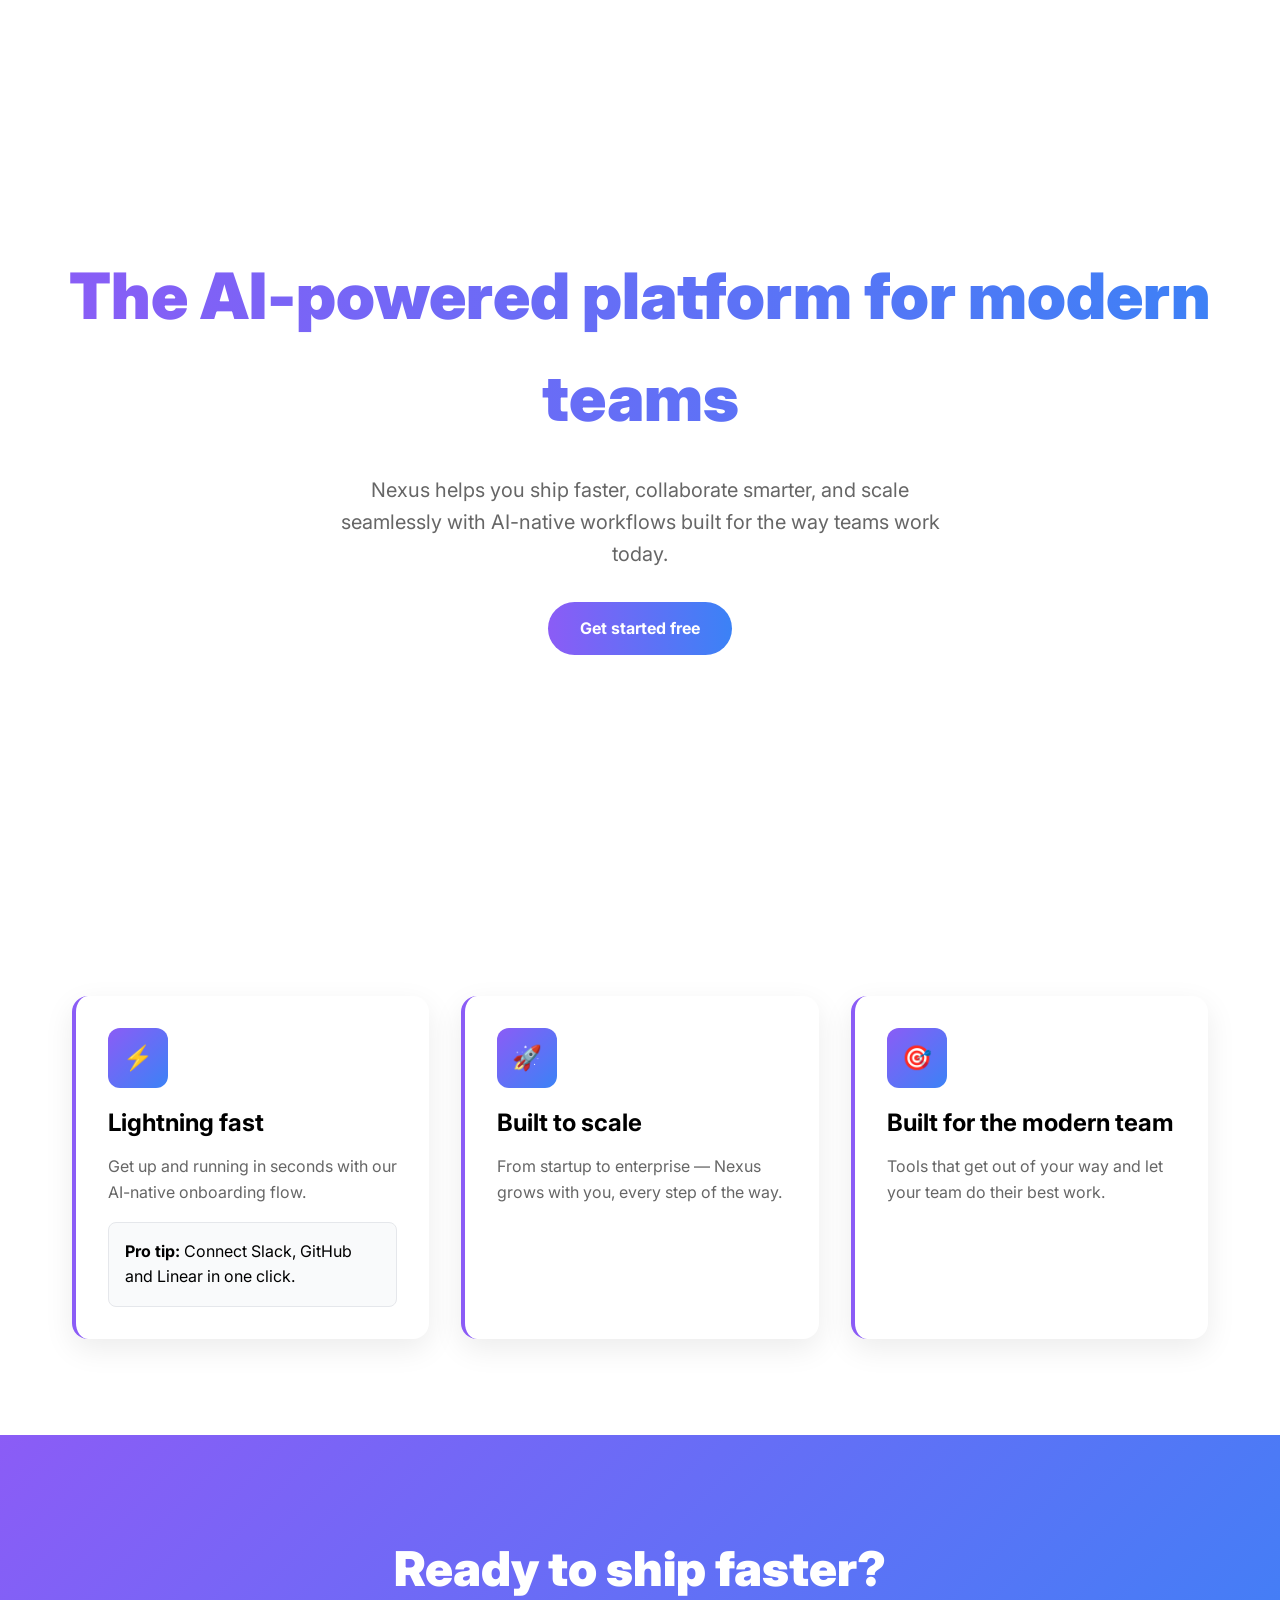
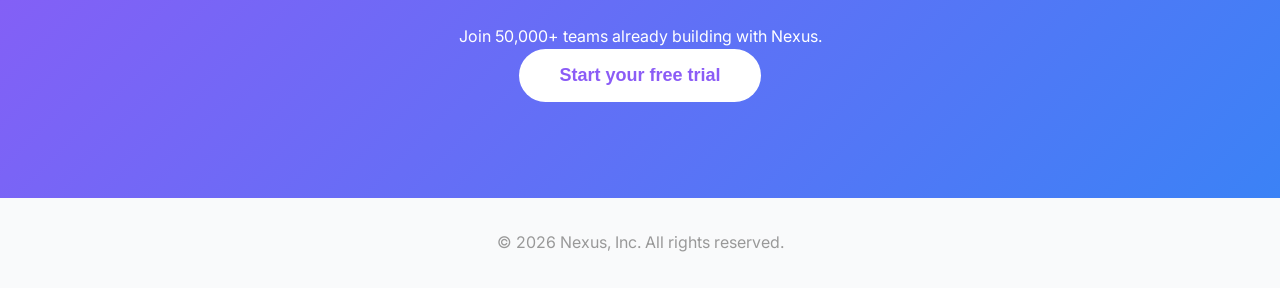
<file: site/_tests/verbs/audit/input.html>
<!doctype html>
<html lang="en">
<head>
  <meta charset="utf-8" />
  <title>Nexus — the AI-powered platform for modern teams</title>
  <link href="https://fonts.googleapis.com/css2?family=Inter:wght@400;500;700;900&display=swap" rel="stylesheet" />
  <style>
    * { box-sizing: border-box; margin: 0; padding: 0; }
    body {
      font-family: 'Inter', sans-serif;
      background: #ffffff;
      color: #000000;
      line-height: 1.6;
    }

    .hero {
      min-height: 100vh;
      display: flex;
      flex-direction: column;
      align-items: center;
      justify-content: center;
      text-align: center;
      padding: 2rem;
    }

    .hero h1 {
      font-size: 4rem;
      font-weight: 900;
      background: linear-gradient(90deg, #8b5cf6 0%, #3b82f6 100%);
      -webkit-background-clip: text;
      background-clip: text;
      -webkit-text-fill-color: transparent;
      margin-bottom: 1.5rem;
    }

    .hero p { font-size: 1.25rem; color: #666; max-width: 600px; margin-bottom: 2rem; }

    .btn {
      display: inline-block;
      padding: 0.875rem 2rem;
      background: linear-gradient(90deg, #8b5cf6, #3b82f6);
      color: #fff;
      border-radius: 9999px;
      text-decoration: none;
      font-weight: 700;
      transition: all 300ms cubic-bezier(0.34, 1.56, 0.64, 1);
    }

    .btn:hover { transform: scale(1.05) translateY(-2px); box-shadow: 0 10px 30px rgba(139,92,246,0.4); }

    .features {
      display: grid;
      grid-template-columns: repeat(3, 1fr);
      gap: 2rem;
      max-width: 1200px;
      margin: 6rem auto;
      padding: 0 2rem;
    }

    .feature-card {
      background: #fff;
      border-radius: 16px;
      padding: 2rem;
      box-shadow: 0 10px 30px rgba(0,0,0,0.08);
      border-left: 4px solid #8b5cf6;
      transition: all 300ms cubic-bezier(0.34, 1.56, 0.64, 1);
    }

    .feature-card:hover { transform: scale(1.05) translateY(-4px); }

    .feature-card .icon-wrap {
      width: 60px;
      height: 60px;
      background: linear-gradient(135deg, #8b5cf6, #3b82f6);
      border-radius: 12px;
      margin-bottom: 1rem;
      display: flex;
      align-items: center;
      justify-content: center;
      font-size: 1.5rem;
      color: #fff;
    }

    .feature-card h3 { font-size: 1.5rem; font-weight: 700; margin-bottom: 0.75rem; }

    .feature-card p { color: #666; }

    .nested-card {
      background: #f9fafb;
      border-radius: 8px;
      padding: 1rem;
      margin-top: 1rem;
      border: 1px solid #e5e7eb;
    }

    .cta {
      background: linear-gradient(135deg, #8b5cf6, #3b82f6);
      color: #fff;
      text-align: center;
      padding: 6rem 2rem;
    }

    .cta h2 { font-size: 3rem; font-weight: 900; margin-bottom: 1rem; }

    .cta button {
      padding: 1rem 2.5rem;
      background: #fff;
      color: #8b5cf6;
      border: none;
      border-radius: 9999px;
      font-weight: 700;
      font-size: 1.125rem;
      cursor: pointer;
      transition: all 300ms cubic-bezier(0.34, 1.56, 0.64, 1);
    }

    .cta button:hover { transform: scale(1.05); }

    footer { background: #f9fafb; padding: 2rem; text-align: center; color: #999; }
  </style>
</head>
<body>
  <section class="hero">
    <h1>The AI-powered platform for modern teams</h1>
    <p>Nexus helps you ship faster, collaborate smarter, and scale seamlessly with AI-native workflows built for the way teams work today.</p>
    <a href="#" class="btn">Get started free</a>
  </section>

  <section class="features">
    <div class="feature-card">
      <div class="icon-wrap">⚡</div>
      <h3>Lightning fast</h3>
      <p>Get up and running in seconds with our AI-native onboarding flow.</p>
      <div class="nested-card">
        <strong>Pro tip:</strong> Connect Slack, GitHub and Linear in one click.
      </div>
    </div>
    <div class="feature-card">
      <div class="icon-wrap">🚀</div>
      <h3>Built to scale</h3>
      <p>From startup to enterprise — Nexus grows with you, every step of the way.</p>
    </div>
    <div class="feature-card">
      <div class="icon-wrap">🎯</div>
      <h3>Built for the modern team</h3>
      <p>Tools that get out of your way and let your team do their best work.</p>
    </div>
  </section>

  <section class="cta">
    <h2>Ready to ship faster?</h2>
    <p>Join 50,000+ teams already building with Nexus.</p>
    <button>Start your free trial</button>
  </section>

  <footer>
    <p>© 2026 Nexus, Inc. All rights reserved.</p>
  </footer>
</body>
</html>
</file>
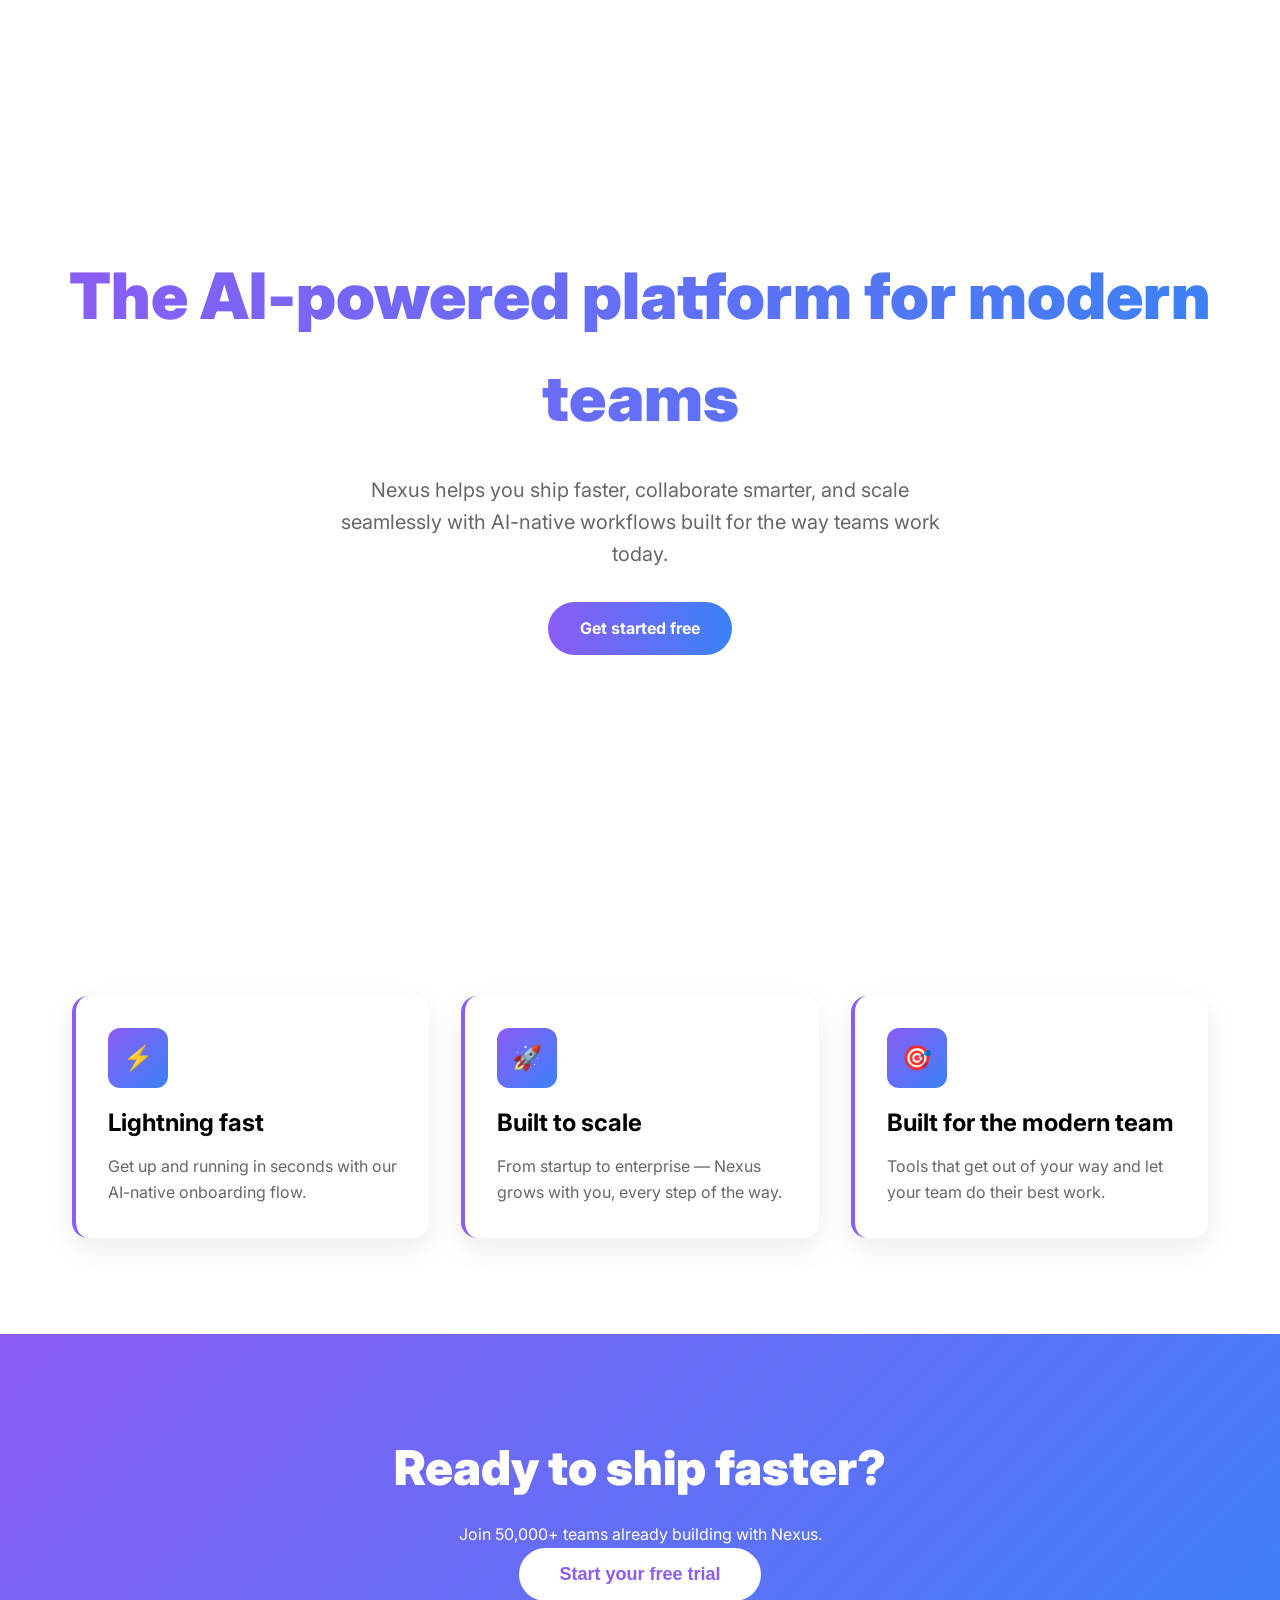
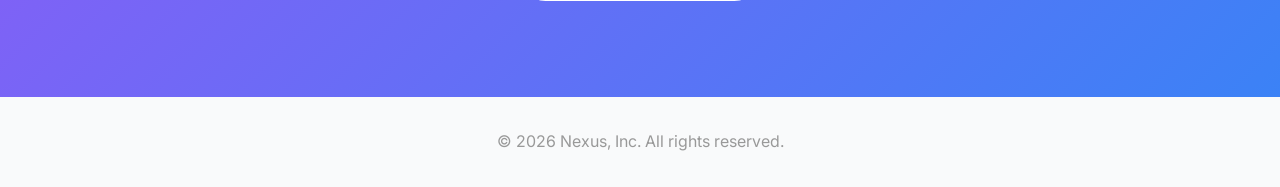
<file: site/_tests/verbs/redesign/input.html>
<!doctype html>
<html lang="en">
<head>
  <meta charset="utf-8" />
  <title>Nexus — the AI-powered platform for modern teams</title>
  <link href="https://fonts.googleapis.com/css2?family=Inter:wght@400;500;700;900&display=swap" rel="stylesheet" />
  <style>
    * { box-sizing: border-box; margin: 0; padding: 0; }
    body { font-family: 'Inter', sans-serif; background: #fff; color: #000; line-height: 1.6; }
    .hero { min-height: 100vh; display: flex; flex-direction: column; align-items: center; justify-content: center; text-align: center; padding: 2rem; }
    .hero h1 { font-size: 4rem; font-weight: 900; background: linear-gradient(90deg, #8b5cf6, #3b82f6); -webkit-background-clip: text; -webkit-text-fill-color: transparent; margin-bottom: 1.5rem; }
    .hero p { font-size: 1.25rem; color: #666; max-width: 600px; margin-bottom: 2rem; }
    .btn { display: inline-block; padding: 0.875rem 2rem; background: linear-gradient(90deg, #8b5cf6, #3b82f6); color: #fff; border-radius: 9999px; text-decoration: none; font-weight: 700; transition: all 300ms cubic-bezier(0.34, 1.56, 0.64, 1); }
    .btn:hover { transform: scale(1.05) translateY(-2px); }
    .features { display: grid; grid-template-columns: repeat(3, 1fr); gap: 2rem; max-width: 1200px; margin: 6rem auto; padding: 0 2rem; }
    .feature-card { background: #fff; border-radius: 16px; padding: 2rem; box-shadow: 0 10px 30px rgba(0,0,0,0.08); border-left: 4px solid #8b5cf6; transition: all 300ms cubic-bezier(0.34, 1.56, 0.64, 1); }
    .feature-card:hover { transform: scale(1.05) translateY(-4px); }
    .feature-card .icon-wrap { width: 60px; height: 60px; background: linear-gradient(135deg, #8b5cf6, #3b82f6); border-radius: 12px; margin-bottom: 1rem; display: flex; align-items: center; justify-content: center; font-size: 1.5rem; color: #fff; }
    .feature-card h3 { font-size: 1.5rem; font-weight: 700; margin-bottom: 0.75rem; }
    .feature-card p { color: #666; }
    .cta { background: linear-gradient(135deg, #8b5cf6, #3b82f6); color: #fff; text-align: center; padding: 6rem 2rem; }
    .cta h2 { font-size: 3rem; font-weight: 900; margin-bottom: 1rem; }
    .cta button { padding: 1rem 2.5rem; background: #fff; color: #8b5cf6; border: none; border-radius: 9999px; font-weight: 700; font-size: 1.125rem; cursor: pointer; transition: all 300ms cubic-bezier(0.34, 1.56, 0.64, 1); }
    .cta button:hover { transform: scale(1.05); }
    footer { background: #f9fafb; padding: 2rem; text-align: center; color: #999; }
  </style>
</head>
<body>
  <section class="hero">
    <h1>The AI-powered platform for modern teams</h1>
    <p>Nexus helps you ship faster, collaborate smarter, and scale seamlessly with AI-native workflows built for the way teams work today.</p>
    <a href="#" class="btn">Get started free</a>
  </section>

  <section class="features">
    <div class="feature-card">
      <div class="icon-wrap">⚡</div>
      <h3>Lightning fast</h3>
      <p>Get up and running in seconds with our AI-native onboarding flow.</p>
    </div>
    <div class="feature-card">
      <div class="icon-wrap">🚀</div>
      <h3>Built to scale</h3>
      <p>From startup to enterprise — Nexus grows with you, every step of the way.</p>
    </div>
    <div class="feature-card">
      <div class="icon-wrap">🎯</div>
      <h3>Built for the modern team</h3>
      <p>Tools that get out of your way and let your team do their best work.</p>
    </div>
  </section>

  <section class="cta">
    <h2>Ready to ship faster?</h2>
    <p>Join 50,000+ teams already building with Nexus.</p>
    <button>Start your free trial</button>
  </section>

  <footer>
    <p>© 2026 Nexus, Inc. All rights reserved.</p>
  </footer>
</body>
</html>
</file>
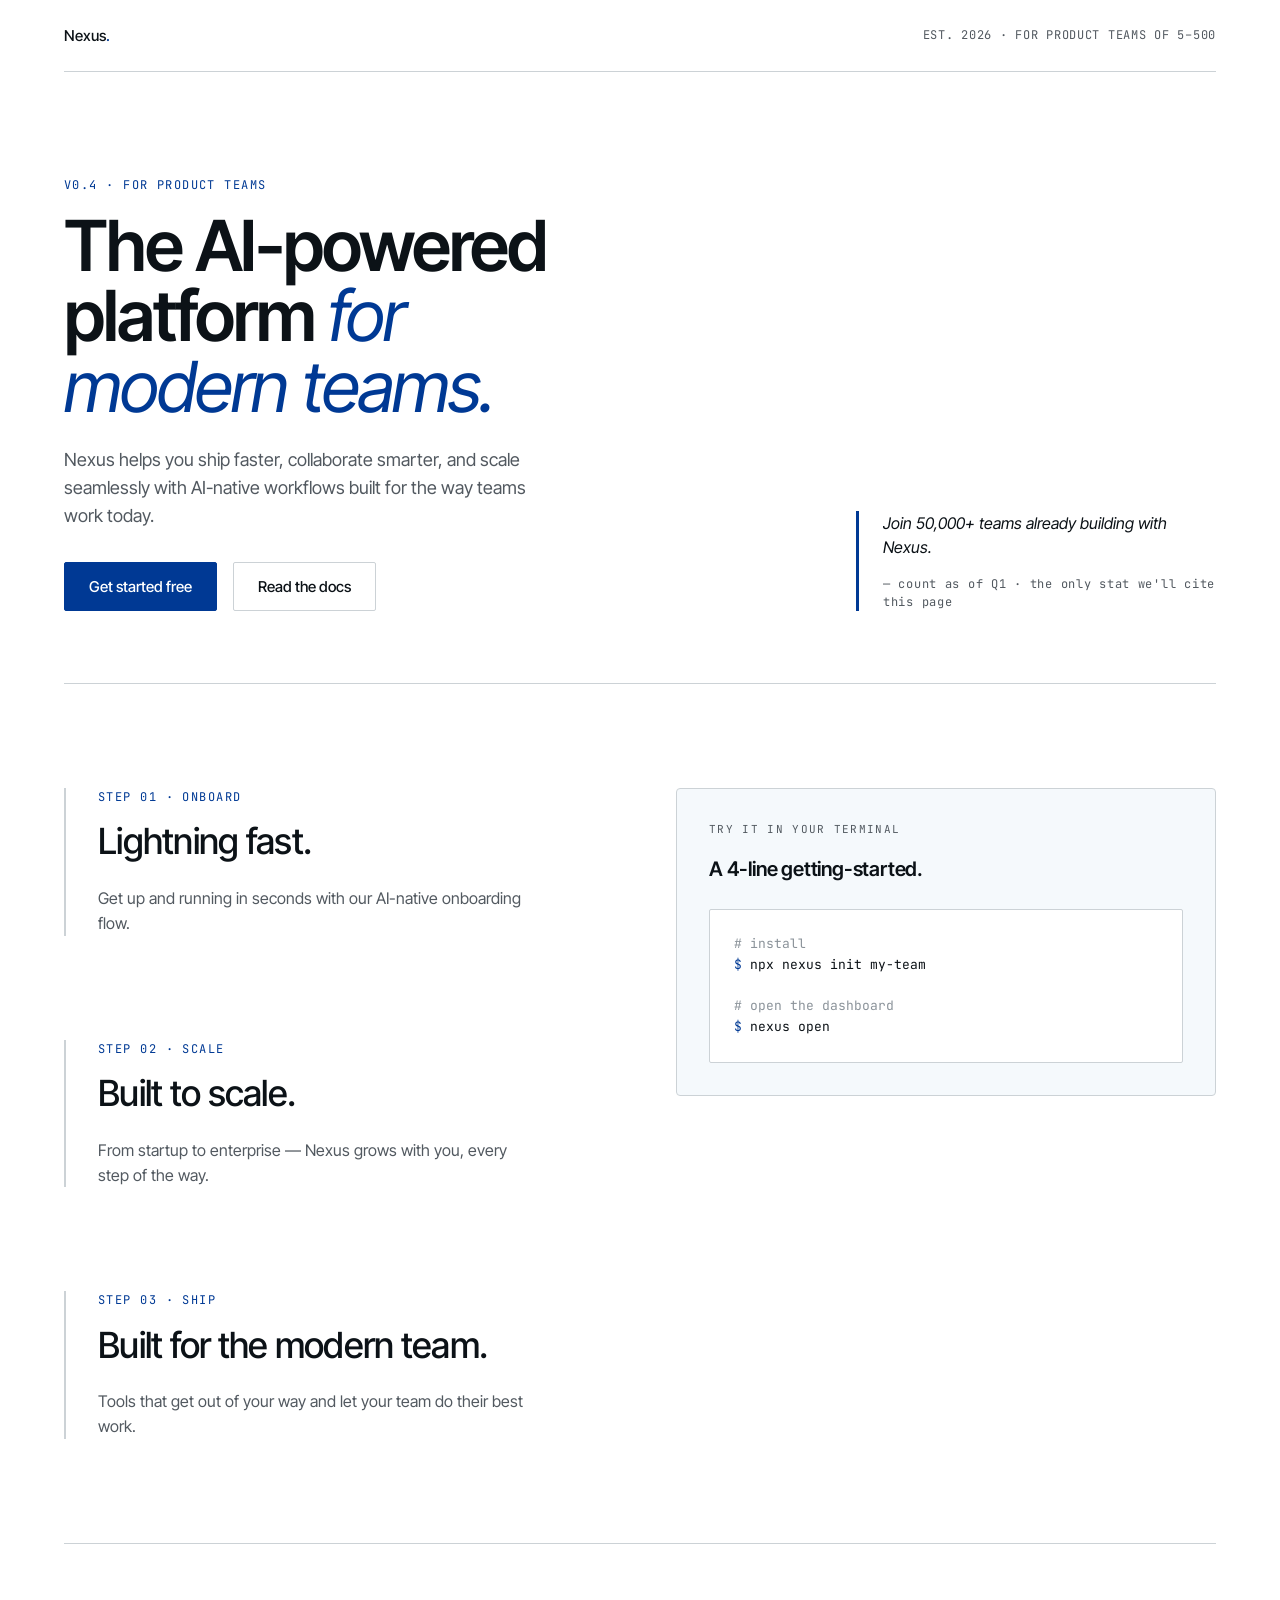
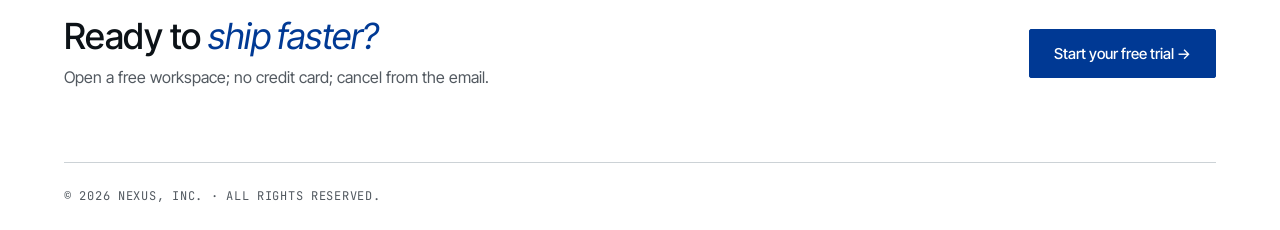
<file: site/_tests/verbs/redesign/output.html>
<!doctype html>
<html lang="en">
<head>
  <meta charset="utf-8" />
  <meta name="viewport" content="width=device-width, initial-scale=1" />
  <title>Nexus — the AI-powered platform for modern teams</title>
  <link rel="preconnect" href="https://fonts.googleapis.com" />
  <link rel="preconnect" href="https://fonts.gstatic.com" crossorigin />
  <link rel="stylesheet" href="https://fonts.googleapis.com/css2?family=Inter+Tight:ital,wght@0,400;0,500;0,600;1,400&family=JetBrains+Mono:wght@400;500&display=swap" />
  <style>
    /* Hallmark · macrostructure: Workbench · F2 sticky-scroll knobs: pinned=right, content=feature-card, steps=3
     * theme: Plain · accent: deep-ink-blue ~2% · enrichment: none (typography only)
     * studied: no · context: redesign — copy & IA preserved, structure & visual rebuilt
     */
    :root {
      --color-paper: oklch(100% 0 0);
      --color-paper-2: oklch(98% 0.005 240);
      --color-paper-3: oklch(95% 0.006 240);
      --color-rule: oklch(86% 0.008 240);
      --color-ink: oklch(18% 0.014 245);
      --color-ink-soft: oklch(46% 0.014 245);
      --color-ink-muted: oklch(66% 0.014 245);
      --color-accent: oklch(36% 0.18 248);

      --font-display: "Inter Tight", -apple-system, BlinkMacSystemFont, "Segoe UI", sans-serif;
      --font-body: "Inter Tight", -apple-system, BlinkMacSystemFont, "Segoe UI", sans-serif;
      --font-mono: "JetBrains Mono", "IBM Plex Mono", ui-monospace, SFMono-Regular, monospace;

      --space-2xs: 0.5rem;
      --space-xs: 0.75rem;
      --space-sm: 1rem;
      --space-md: 1.5rem;
      --space-lg: 2rem;
      --space-xl: 3rem;
      --space-2xl: 4.5rem;
      --space-3xl: 6.5rem;

      --ease-out: cubic-bezier(0.2, 0.8, 0.2, 1);
      --dur-micro: 120ms;
    }

    * { box-sizing: border-box; margin: 0; padding: 0; }
    html, body { overflow-x: clip; }
    body {
      font-family: var(--font-body);
      background: var(--color-paper);
      color: var(--color-ink);
      line-height: 1.55;
      -webkit-font-smoothing: antialiased;
    }

    .page { max-width: 76rem; margin: 0 auto; padding: 0 var(--space-lg); }

    /* Masthead */
    .masthead {
      display: flex;
      justify-content: space-between;
      align-items: center;
      padding: var(--space-md) 0;
      border-block-end: 1px solid var(--color-rule);
      font-family: var(--font-mono);
      font-size: 0.75rem;
      letter-spacing: 0.06em;
      text-transform: uppercase;
      color: var(--color-ink-soft);
    }
    .masthead__brand { color: var(--color-ink); font-weight: 500; text-transform: none; font-size: 0.9375rem; font-family: var(--font-display); letter-spacing: 0; }
    .masthead__brand .dot { color: var(--color-accent); }

    /* Hero — left-bias, no centering, no gradient */
    .hero {
      padding: var(--space-3xl) 0 var(--space-2xl);
      display: grid;
      grid-template-columns: minmax(0, 2fr) minmax(0, 1fr);
      gap: var(--space-2xl);
      align-items: end;
      border-block-end: 1px solid var(--color-rule);
    }

    .hero__copy { max-width: 32rem; }

    .hero__eyebrow {
      font-family: var(--font-mono);
      font-size: 0.75rem;
      letter-spacing: 0.12em;
      text-transform: uppercase;
      color: var(--color-accent);
      margin-block-end: var(--space-sm);
    }

    .hero__head {
      font-family: var(--font-display);
      font-size: clamp(2.5rem, 5.5vw, 4.5rem);
      font-weight: 600;
      line-height: 1;
      letter-spacing: -0.03em;
      margin-block-end: var(--space-md);
      color: var(--color-ink);
    }

    .hero__head em {
      font-style: italic;
      color: var(--color-accent);
      font-weight: 400;
    }

    .hero__sub {
      font-size: 1.125rem;
      line-height: 1.55;
      color: var(--color-ink-soft);
      max-width: 50ch;
      margin-block-end: var(--space-lg);
    }

    .hero__cta { display: flex; gap: var(--space-sm); flex-wrap: wrap; }

    .btn {
      display: inline-flex;
      align-items: center;
      gap: 0.5ch;
      padding: var(--space-sm) var(--space-md);
      font-family: var(--font-display);
      font-size: 0.9375rem;
      font-weight: 500;
      text-decoration: none;
      border: 1px solid var(--color-rule);
      background: transparent;
      color: var(--color-ink);
      cursor: pointer;
      line-height: 1;
      border-radius: 2px;
      transition: background var(--dur-micro) var(--ease-out),
                  border-color var(--dur-micro) var(--ease-out),
                  color var(--dur-micro) var(--ease-out);
    }

    .btn--primary { background: var(--color-accent); color: var(--color-paper); border-color: var(--color-accent); }
    .btn--primary:hover, .btn--primary:focus-visible { background: var(--color-ink); border-color: var(--color-ink); }
    .btn:hover, .btn:focus-visible { border-color: var(--color-accent); color: var(--color-accent); }
    .btn--primary:hover, .btn--primary:focus-visible { color: var(--color-paper); }
    .btn:focus-visible { outline: 2px solid var(--color-accent); outline-offset: 3px; }

    .hero__pull {
      border-inline-start: 3px solid var(--color-accent);
      padding-inline-start: var(--space-md);
      font-family: var(--font-display);
      font-style: italic;
      font-size: 1rem;
      line-height: 1.5;
      color: var(--color-ink);
    }

    .hero__pull-attr {
      display: block;
      font-style: normal;
      font-family: var(--font-mono);
      font-size: 0.75rem;
      letter-spacing: 0.06em;
      color: var(--color-ink-soft);
      margin-block-start: var(--space-sm);
    }

    /* Workbench */
    .workbench {
      padding: var(--space-3xl) 0;
      display: grid;
      grid-template-columns: minmax(0, 1fr) minmax(0, 1fr);
      gap: var(--space-2xl);
      border-block-end: 1px solid var(--color-rule);
    }

    .steps { display: grid; gap: var(--space-3xl); }

    .step {
      border-inline-start: 2px solid var(--color-rule);
      padding-inline-start: var(--space-lg);
      transition: border-color var(--dur-micro) var(--ease-out);
    }
    .step:hover, .step:focus-within { border-inline-start-color: var(--color-accent); }

    .step__num {
      font-family: var(--font-mono);
      font-size: 0.75rem;
      letter-spacing: 0.12em;
      color: var(--color-accent);
      text-transform: uppercase;
      margin-block-end: var(--space-sm);
    }

    .step__head {
      font-family: var(--font-display);
      font-size: clamp(1.5rem, 3vw, 2.25rem);
      font-weight: 500;
      letter-spacing: -0.02em;
      line-height: 1.1;
      margin-block-end: var(--space-md);
      color: var(--color-ink);
    }

    .step__body {
      font-size: 1rem;
      line-height: 1.55;
      color: var(--color-ink-soft);
      max-width: 48ch;
    }

    .pinned {
      position: sticky;
      top: var(--space-xl);
      align-self: start;
      background: var(--color-paper-2);
      border: 1px solid var(--color-rule);
      border-radius: 4px;
      padding: var(--space-lg);
    }

    .pinned__label {
      font-family: var(--font-mono);
      font-size: 0.6875rem;
      letter-spacing: 0.12em;
      text-transform: uppercase;
      color: var(--color-ink-soft);
      margin-block-end: var(--space-sm);
    }

    .pinned__head {
      font-family: var(--font-display);
      font-size: 1.25rem;
      font-weight: 600;
      letter-spacing: -0.01em;
      margin-block-end: var(--space-md);
    }

    .pinned__body {
      font-family: var(--font-mono);
      font-size: 0.8125rem;
      line-height: 1.6;
      color: var(--color-ink);
      background: var(--color-paper);
      border: 1px solid var(--color-rule);
      border-radius: 2px;
      padding: var(--space-md);
      white-space: pre-wrap;
    }

    .pinned__body .k { color: var(--color-accent); }
    .pinned__body .c { color: var(--color-ink-muted); }

    /* CTA strip — single line */
    .cta-strip {
      padding: var(--space-2xl) 0;
      display: grid;
      grid-template-columns: 1fr auto;
      gap: var(--space-lg);
      align-items: center;
      border-block-end: 1px solid var(--color-rule);
    }

    .cta-strip__head {
      font-family: var(--font-display);
      font-size: clamp(1.5rem, 3vw, 2.25rem);
      font-weight: 500;
      letter-spacing: -0.015em;
      line-height: 1.15;
      margin: 0;
    }

    .cta-strip__head em { font-style: italic; color: var(--color-accent); font-weight: 400; }

    .cta-strip__sub {
      font-family: var(--font-body);
      font-size: 1rem;
      color: var(--color-ink-soft);
      margin-block-start: var(--space-2xs);
    }

    /* Colophon */
    .colophon {
      padding: var(--space-md) 0;
      font-family: var(--font-mono);
      font-size: 0.75rem;
      letter-spacing: 0.06em;
      text-transform: uppercase;
      color: var(--color-ink-soft);
    }

    @media (max-width: 56rem) {
      .hero { grid-template-columns: 1fr; }
      .workbench { grid-template-columns: 1fr; }
      .pinned { position: static; }
      .cta-strip { grid-template-columns: 1fr; }
    }

    @media (prefers-reduced-motion: reduce) {
      .step, .btn { transition: none; }
    }
  </style>
</head>
<body>
  <main class="page">
    <header class="masthead">
      <span class="masthead__brand">Nexus<span class="dot">.</span></span>
      <span>est. 2026 · for product teams of 5–500</span>
    </header>

    <!-- Hero — same words as input, different shape -->
    <section class="hero">
      <div class="hero__copy">
        <p class="hero__eyebrow">v0.4 · for product teams</p>
        <h1 class="hero__head">The AI-powered platform <em>for modern teams.</em></h1>
        <p class="hero__sub">
          Nexus helps you ship faster, collaborate smarter, and scale seamlessly with AI-native
          workflows built for the way teams work today.
        </p>
        <div class="hero__cta">
          <a class="btn btn--primary" href="#">Get started free</a>
          <a class="btn" href="#">Read the docs</a>
        </div>
      </div>
      <aside class="hero__pull">
        Join 50,000+ teams already building with Nexus.
        <span class="hero__pull-attr">— count as of Q1 · the only stat we'll cite this page</span>
      </aside>
    </section>

    <!-- Workbench — same three feature copy blocks, walked through, pinned-panel -->
    <section class="workbench">
      <div class="steps">
        <article class="step">
          <p class="step__num">step 01 · onboard</p>
          <h2 class="step__head">Lightning fast.</h2>
          <p class="step__body">Get up and running in seconds with our AI-native onboarding flow.</p>
        </article>

        <article class="step">
          <p class="step__num">step 02 · scale</p>
          <h2 class="step__head">Built to scale.</h2>
          <p class="step__body">From startup to enterprise — Nexus grows with you, every step of the way.</p>
        </article>

        <article class="step">
          <p class="step__num">step 03 · ship</p>
          <h2 class="step__head">Built for the modern team.</h2>
          <p class="step__body">Tools that get out of your way and let your team do their best work.</p>
        </article>
      </div>

      <aside class="pinned" aria-label="Pinned demo">
        <p class="pinned__label">Try it in your terminal</p>
        <h3 class="pinned__head">A 4-line getting-started.</h3>
        <pre class="pinned__body"><span class="c"># install</span>
<span class="k">$</span> npx nexus init my-team

<span class="c"># open the dashboard</span>
<span class="k">$</span> nexus open</pre>
      </aside>
    </section>

    <section class="cta-strip">
      <div>
        <h2 class="cta-strip__head">Ready to <em>ship faster?</em></h2>
        <p class="cta-strip__sub">Open a free workspace; no credit card; cancel from the email.</p>
      </div>
      <div class="hero__cta">
        <a class="btn btn--primary" href="#">Start your free trial →</a>
      </div>
    </section>

    <footer class="colophon">
      © 2026 Nexus, Inc. · All rights reserved.
    </footer>
  </main>
</body>
</html>
</file>
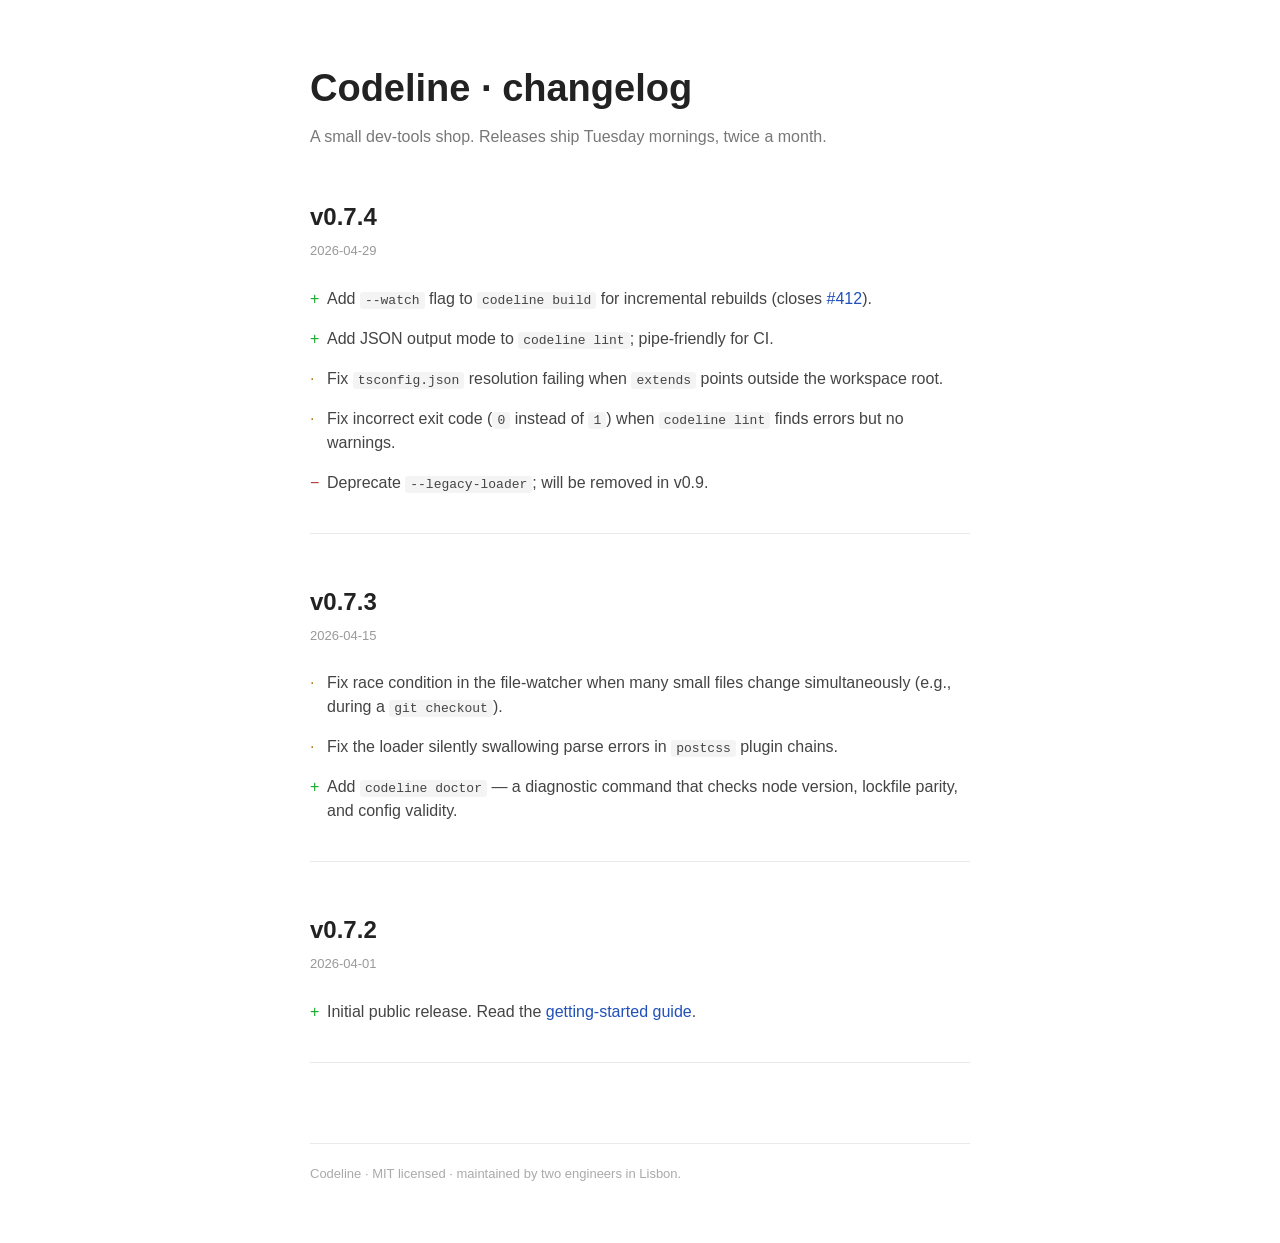
<file: site/_tests/verbs/refine/input.html>
<!doctype html>
<html lang="en">
<head>
  <meta charset="utf-8" />
  <title>Codeline — changelog</title>
  <style>
    * { box-sizing: border-box; margin: 0; padding: 0; }
    body {
      font-family: -apple-system, BlinkMacSystemFont, sans-serif;
      background: #ffffff;
      color: #222222;
      line-height: 1.5;
      max-width: 720px;
      margin: 60px auto;
      padding: 0 30px;
    }
    h1 {
      font-size: 38px;
      font-weight: 700;
      margin-bottom: 8px;
    }
    .lede {
      color: #777777;
      margin-bottom: 50px;
      font-size: 16px;
    }
    .release {
      margin-bottom: 50px;
      padding-bottom: 30px;
      border-bottom: 1px solid #eaeaea;
    }
    .release:last-child { border-bottom: none; }
    .release h2 {
      font-size: 24px;
      font-weight: 600;
      margin-bottom: 6px;
    }
    .release time {
      color: #999999;
      font-size: 13px;
      display: block;
      margin-bottom: 18px;
    }
    .release ul {
      list-style: none;
      padding: 0;
      margin: 0;
    }
    .release li {
      padding: 8px 0 8px 17px;
      position: relative;
      color: #444444;
    }
    .release li::before {
      content: "—";
      position: absolute;
      left: 0;
      color: #cccccc;
    }
    .release li.added::before { color: #1aab30; content: "+"; }
    .release li.fixed::before { color: #b08017; content: "·"; }
    .release li.removed::before { color: #b53d3d; content: "−"; }
    .release li code {
      font-family: monospace;
      background: #f4f4f4;
      padding: 1px 5px;
      border-radius: 3px;
      font-size: 13px;
    }
    .release a {
      color: #2050b8;
      text-decoration: none;
      transition: all 250ms cubic-bezier(0.4, 0.0, 0.2, 1);
    }
    .release a:hover { color: #4070d8; text-decoration: underline; }
    footer {
      margin-top: 80px;
      padding-top: 20px;
      border-top: 1px solid #eaeaea;
      color: #aaaaaa;
      font-size: 13px;
    }
  </style>
</head>
<body>
  <h1>Codeline · changelog</h1>
  <p class="lede">A small dev-tools shop. Releases ship Tuesday mornings, twice a month.</p>

  <article class="release">
    <h2>v0.7.4</h2>
    <time>2026-04-29</time>
    <ul>
      <li class="added">Add <code>--watch</code> flag to <code>codeline build</code> for incremental rebuilds (closes <a href="#">#412</a>).</li>
      <li class="added">Add JSON output mode to <code>codeline lint</code>; pipe-friendly for CI.</li>
      <li class="fixed">Fix <code>tsconfig.json</code> resolution failing when <code>extends</code> points outside the workspace root.</li>
      <li class="fixed">Fix incorrect exit code (<code>0</code> instead of <code>1</code>) when <code>codeline lint</code> finds errors but no warnings.</li>
      <li class="removed">Deprecate <code>--legacy-loader</code>; will be removed in v0.9.</li>
    </ul>
  </article>

  <article class="release">
    <h2>v0.7.3</h2>
    <time>2026-04-15</time>
    <ul>
      <li class="fixed">Fix race condition in the file-watcher when many small files change simultaneously (e.g., during a <code>git checkout</code>).</li>
      <li class="fixed">Fix the loader silently swallowing parse errors in <code>postcss</code> plugin chains.</li>
      <li class="added">Add <code>codeline doctor</code> — a diagnostic command that checks node version, lockfile parity, and config validity.</li>
    </ul>
  </article>

  <article class="release">
    <h2>v0.7.2</h2>
    <time>2026-04-01</time>
    <ul>
      <li class="added">Initial public release. Read the <a href="#">getting-started guide</a>.</li>
    </ul>
  </article>

  <footer>
    Codeline · MIT licensed · maintained by two engineers in Lisbon.
  </footer>
</body>
</html>
</file>
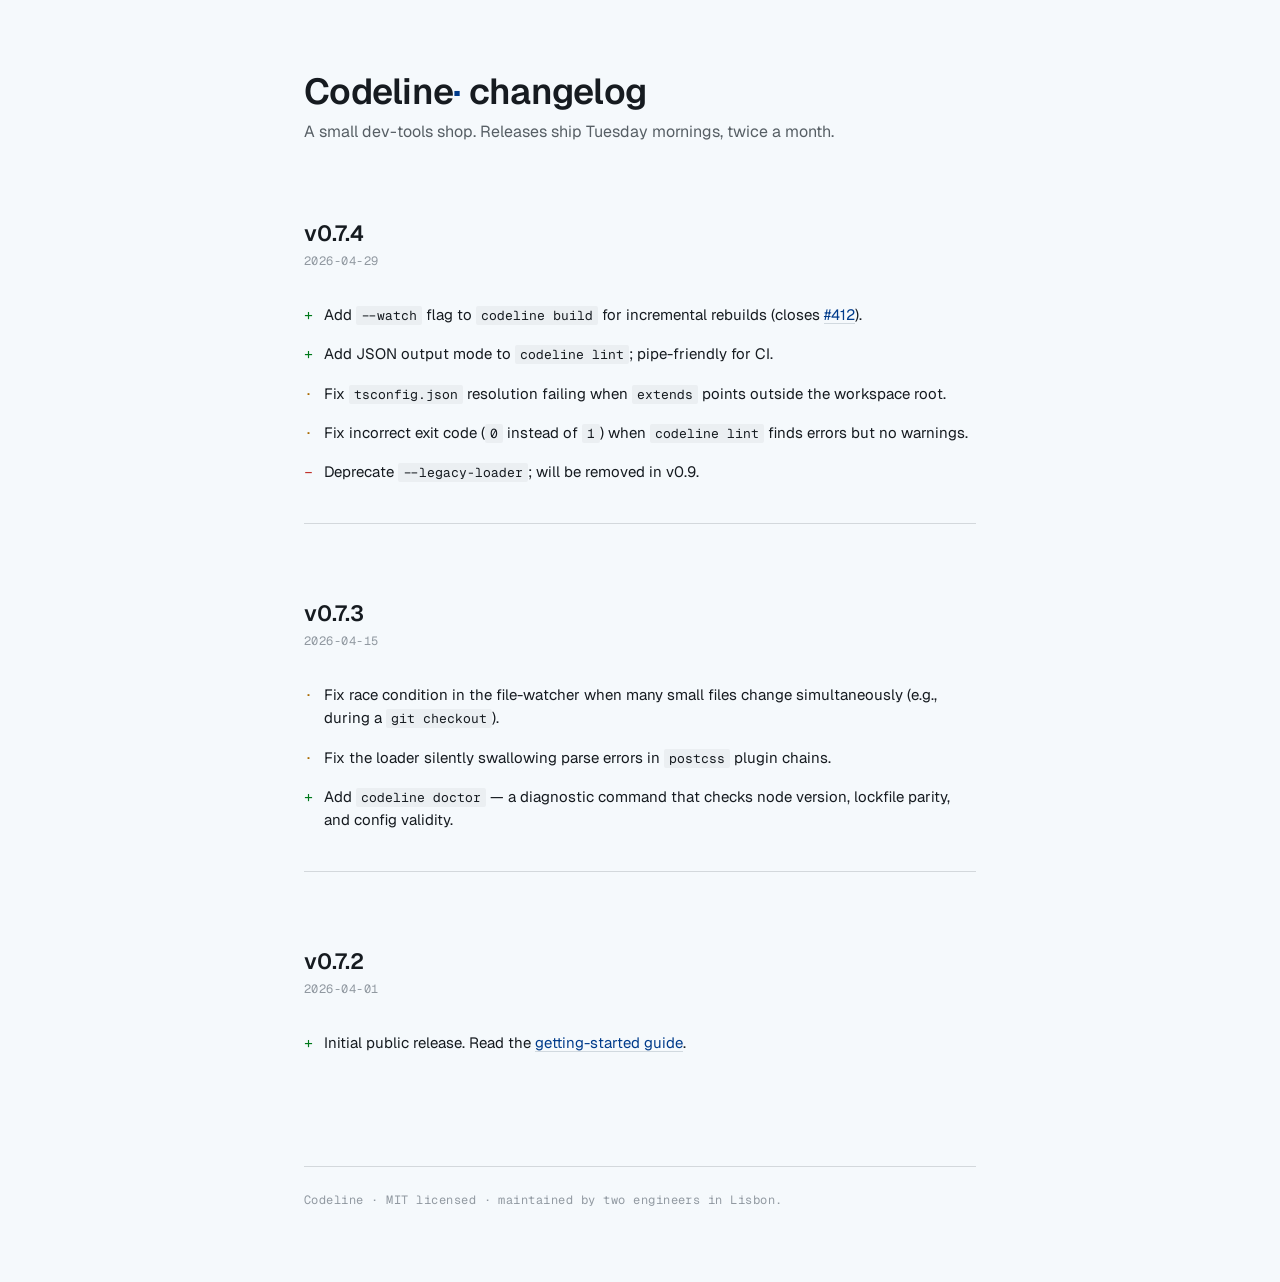
<file: site/_tests/verbs/refine/output.html>
<!doctype html>
<html lang="en">
<head>
  <meta charset="utf-8" />
  <title>Codeline — changelog</title>
  <link rel="preconnect" href="https://fonts.googleapis.com" />
  <link rel="preconnect" href="https://fonts.gstatic.com" crossorigin />
  <link rel="stylesheet" href="https://fonts.googleapis.com/css2?family=Geist+Mono:wght@400;500&family=Geist:wght@400;500;600&display=swap" />
  <style>
    /* Hallmark · refined · macrostructure: Long Document (preserved) · theme: Plain · accent: cool-ink-blue ~2% */
    :root {
      --color-paper: oklch(98% 0.005 240);
      --color-paper-2: oklch(95% 0.006 240);
      --color-rule: oklch(88% 0.008 240);
      --color-ink: oklch(22% 0.012 245);
      --color-ink-soft: oklch(48% 0.014 245);
      --color-ink-muted: oklch(68% 0.014 245);
      --color-accent: oklch(36% 0.16 248);
      --color-added: oklch(50% 0.16 145);
      --color-fixed: oklch(58% 0.13 70);
      --color-removed: oklch(54% 0.18 28);

      --font-display: "Geist", -apple-system, BlinkMacSystemFont, "Segoe UI", sans-serif;
      --font-body: "Geist", -apple-system, BlinkMacSystemFont, "Segoe UI", sans-serif;
      --font-mono: "Geist Mono", "JetBrains Mono", ui-monospace, SFMono-Regular, monospace;

      --space-2xs: 0.5rem;
      --space-xs: 0.75rem;
      --space-sm: 1rem;
      --space-md: 1.5rem;
      --space-lg: 2rem;
      --space-xl: 3rem;
      --space-2xl: 4.5rem;

      --ease-out: cubic-bezier(0.2, 0.8, 0.2, 1);
      --dur-micro: 120ms;
      --dur-short: 200ms;
    }

    * { box-sizing: border-box; margin: 0; padding: 0; }
    html, body { overflow-x: clip; }
    body {
      font-family: var(--font-body);
      background: var(--color-paper);
      color: var(--color-ink);
      line-height: 1.55;
      max-width: 45rem;
      margin: var(--space-2xl) auto;
      padding: 0 var(--space-md);
      -webkit-font-smoothing: antialiased;
    }

    h1 {
      font-family: var(--font-display);
      font-size: 2.25rem;
      font-weight: 600;
      letter-spacing: -0.02em;
      line-height: 1.1;
      margin-block-end: var(--space-2xs);
    }
    h1 .dot { color: var(--color-accent); }

    .lede {
      color: var(--color-ink-soft);
      margin-block-end: var(--space-2xl);
      font-size: 1rem;
      max-width: 56ch;
    }

    .release {
      margin-block-end: var(--space-2xl);
      padding-block-end: var(--space-lg);
      border-block-end: 1px solid var(--color-rule);
    }
    .release:last-of-type { border-block-end: none; }

    .release h2 {
      font-family: var(--font-display);
      font-size: 1.375rem;
      font-weight: 600;
      letter-spacing: -0.01em;
      margin-block-end: 2px;
    }

    .release time {
      color: var(--color-ink-muted);
      font-family: var(--font-mono);
      font-size: 0.75rem;
      letter-spacing: 0.04em;
      display: block;
      margin-block-end: var(--space-md);
      font-variant-numeric: tabular-nums;
    }

    .release ul { list-style: none; padding: 0; margin: 0; }

    .release li {
      padding: var(--space-2xs) 0 var(--space-2xs) 1.25rem;
      position: relative;
      color: var(--color-ink);
      font-size: 0.9375rem;
    }

    .release li::before {
      content: "—";
      position: absolute;
      inset-inline-start: 0;
      color: var(--color-ink-muted);
      font-family: var(--font-mono);
    }

    .release li.added::before { color: var(--color-added); content: "+"; }
    .release li.fixed::before { color: var(--color-fixed); content: "·"; }
    .release li.removed::before { color: var(--color-removed); content: "−"; }

    .release li code {
      font-family: var(--font-mono);
      background: var(--color-paper-2);
      padding: 1px 5px;
      border-radius: 2px;
      font-size: 0.8125rem;
      color: var(--color-ink);
    }

    .release a {
      color: var(--color-accent);
      text-decoration: underline;
      text-decoration-color: oklch(88% 0.012 240);
      text-underline-offset: 3px;
      transition: text-decoration-color var(--dur-micro) var(--ease-out);
    }

    .release a:hover { text-decoration-color: var(--color-accent); }
    .release a:focus-visible {
      outline: 2px solid var(--color-accent);
      outline-offset: 3px;
      border-radius: 2px;
    }

    footer {
      margin-block-start: var(--space-2xl);
      padding-block-start: var(--space-md);
      border-block-start: 1px solid var(--color-rule);
      color: var(--color-ink-muted);
      font-family: var(--font-mono);
      font-size: 0.75rem;
      letter-spacing: 0.04em;
    }

    @media (prefers-reduced-motion: reduce) {
      .release a { transition: none; }
    }
  </style>
</head>
<body>
  <h1>Codeline<span class="dot">·</span> changelog</h1>
  <p class="lede">A small dev-tools shop. Releases ship Tuesday mornings, twice a month.</p>

  <article class="release">
    <h2>v0.7.4</h2>
    <time>2026-04-29</time>
    <ul>
      <li class="added">Add <code>--watch</code> flag to <code>codeline build</code> for incremental rebuilds (closes <a href="#">#412</a>).</li>
      <li class="added">Add JSON output mode to <code>codeline lint</code>; pipe-friendly for CI.</li>
      <li class="fixed">Fix <code>tsconfig.json</code> resolution failing when <code>extends</code> points outside the workspace root.</li>
      <li class="fixed">Fix incorrect exit code (<code>0</code> instead of <code>1</code>) when <code>codeline lint</code> finds errors but no warnings.</li>
      <li class="removed">Deprecate <code>--legacy-loader</code>; will be removed in v0.9.</li>
    </ul>
  </article>

  <article class="release">
    <h2>v0.7.3</h2>
    <time>2026-04-15</time>
    <ul>
      <li class="fixed">Fix race condition in the file-watcher when many small files change simultaneously (e.g., during a <code>git checkout</code>).</li>
      <li class="fixed">Fix the loader silently swallowing parse errors in <code>postcss</code> plugin chains.</li>
      <li class="added">Add <code>codeline doctor</code> — a diagnostic command that checks node version, lockfile parity, and config validity.</li>
    </ul>
  </article>

  <article class="release">
    <h2>v0.7.2</h2>
    <time>2026-04-01</time>
    <ul>
      <li class="added">Initial public release. Read the <a href="#">getting-started guide</a>.</li>
    </ul>
  </article>

  <footer>
    Codeline · MIT licensed · maintained by two engineers in Lisbon.
  </footer>
</body>
</html>
</file>
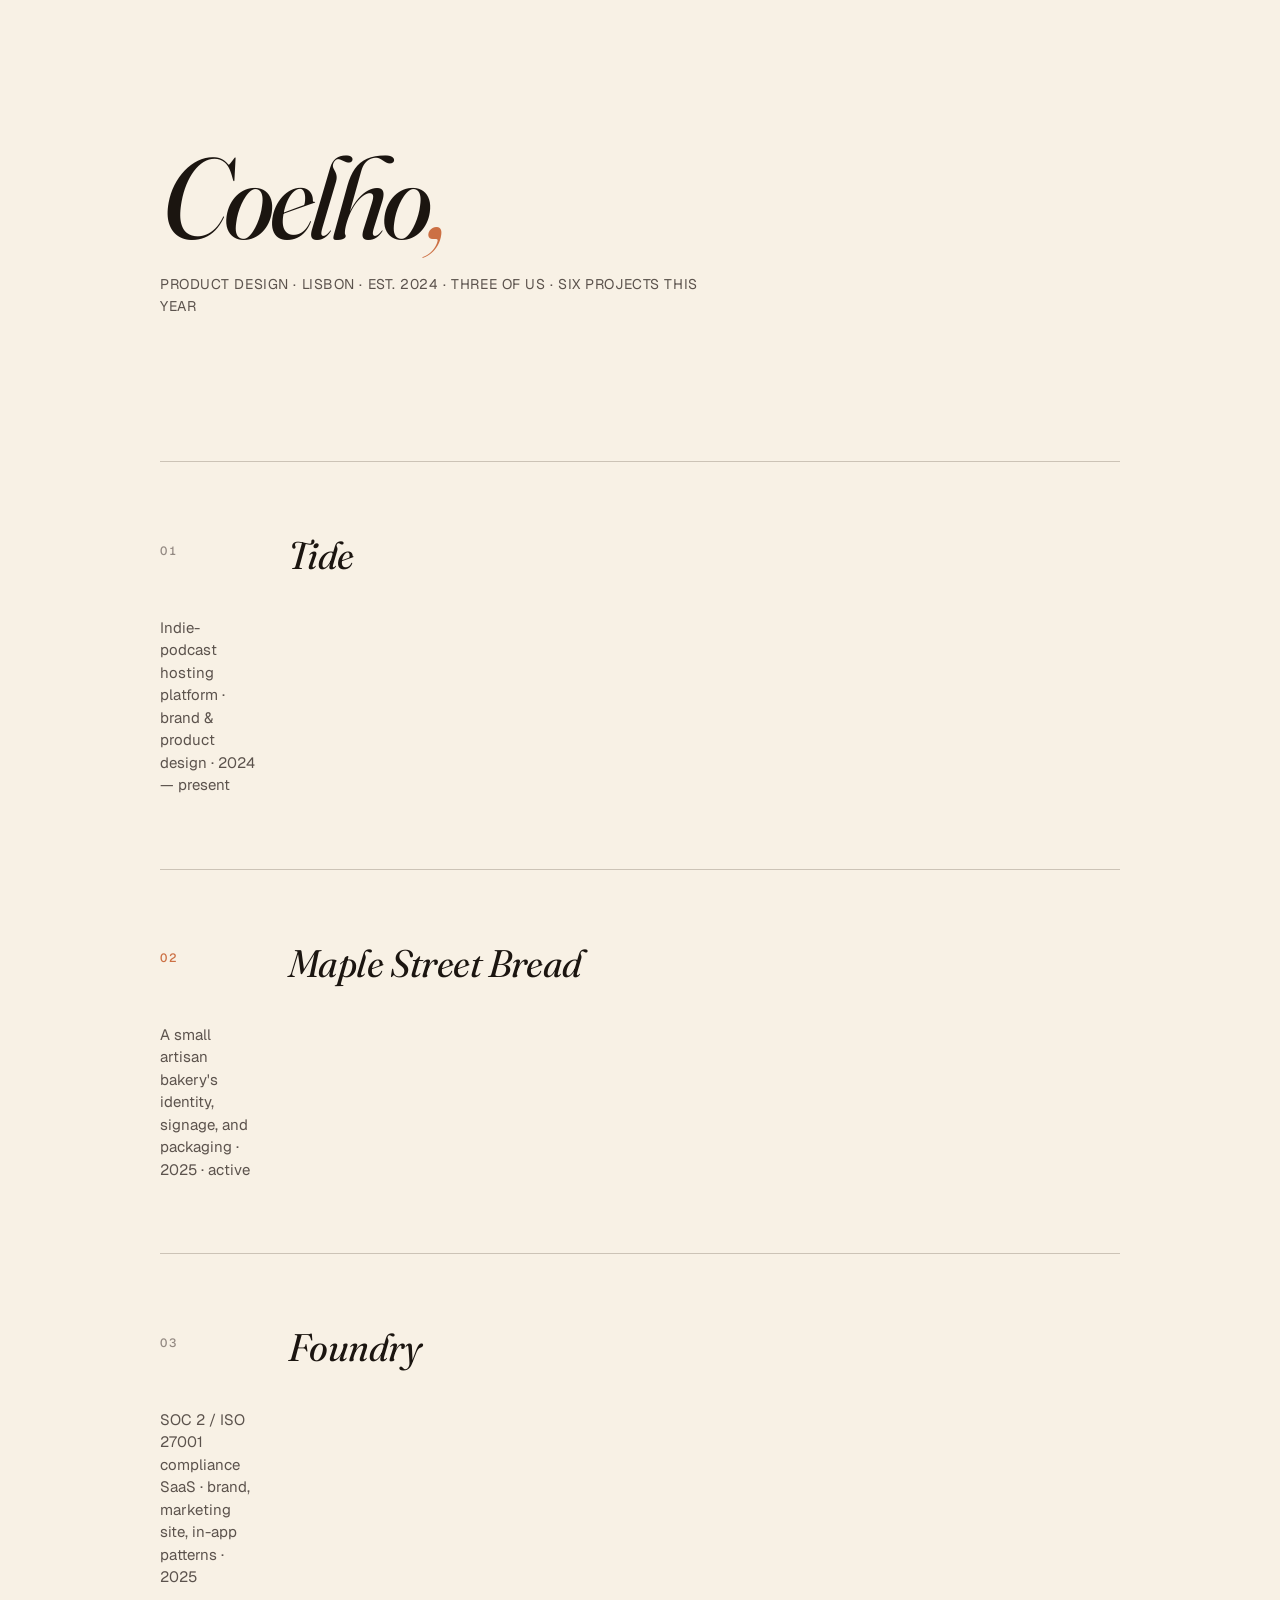
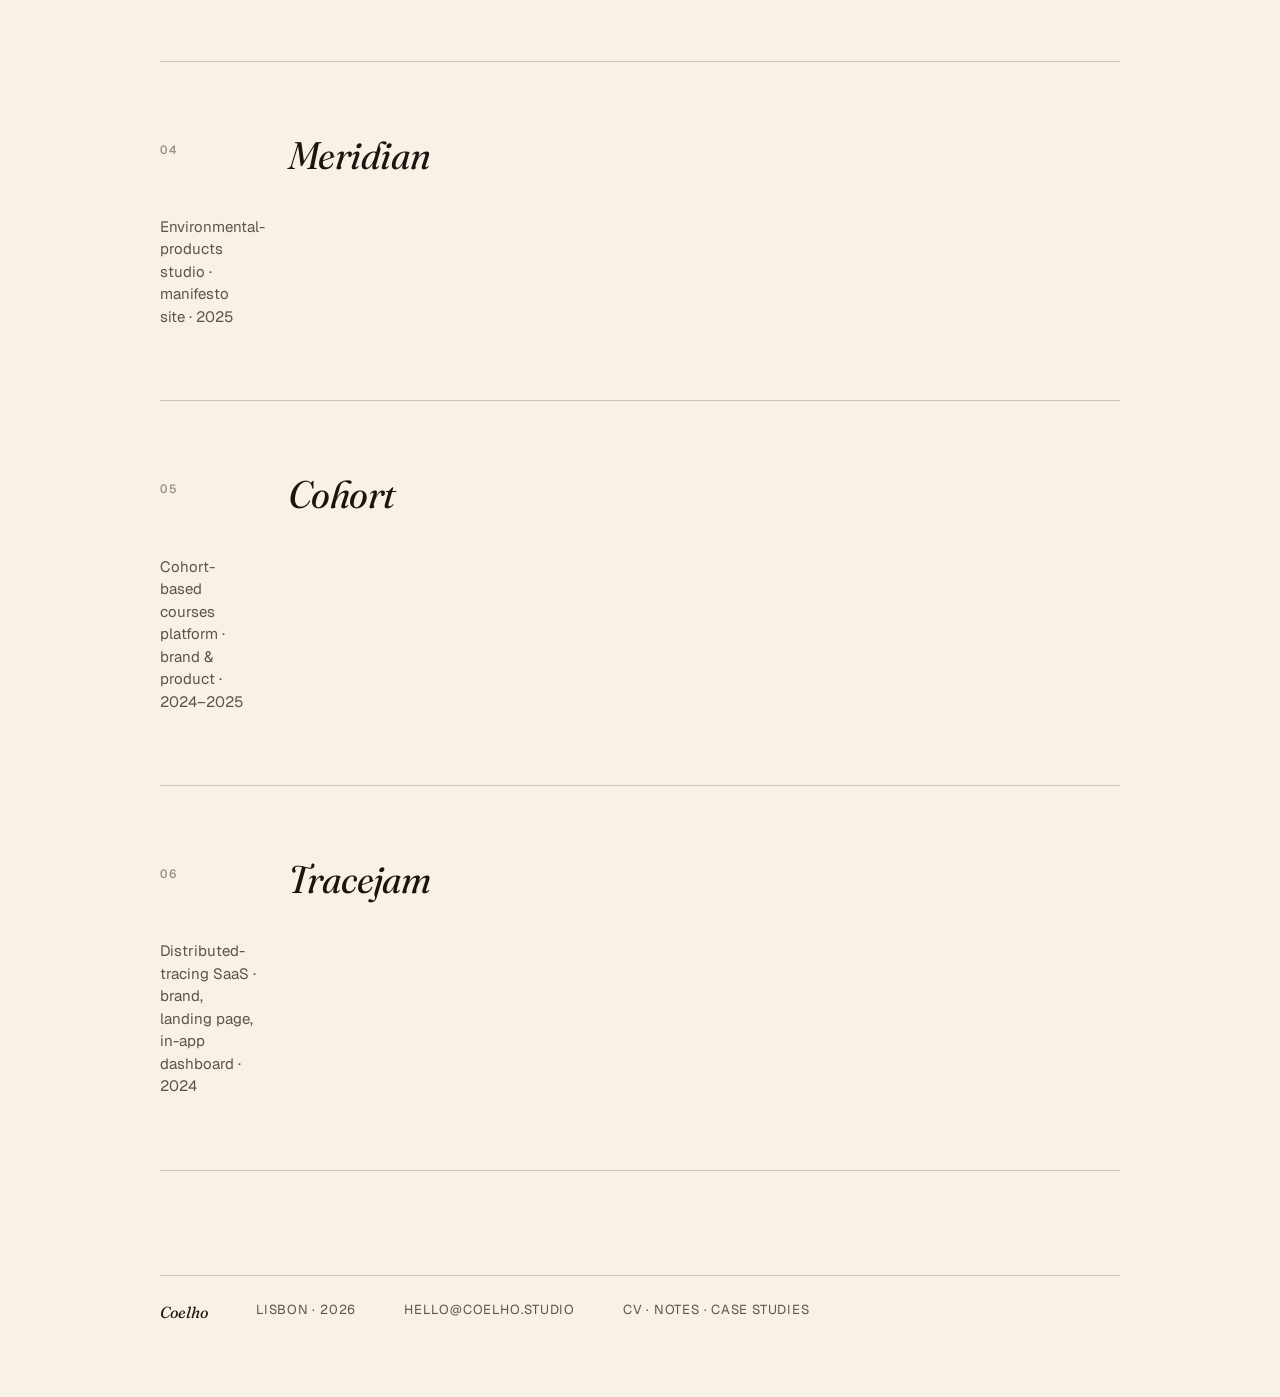
<file: site/_tests/verbs/study/output.html>
<!doctype html>
<html lang="en">
<head>
  <meta charset="utf-8" />
  <meta name="viewport" content="width=device-width, initial-scale=1" />
  <title>Coelho Studio — product design for early-stage Lisbon companies</title>
  <meta name="description" content="A small product-design studio in Lisbon. Three people, six current projects, mostly working with early-stage companies." />
  <link rel="preconnect" href="https://fonts.googleapis.com" />
  <link rel="preconnect" href="https://fonts.gstatic.com" crossorigin />
  <link rel="stylesheet" href="https://fonts.googleapis.com/css2?family=Fraunces:ital,opsz,wght@0,9..144,400;1,9..144,400;1,9..144,500&family=Geist:wght@400;500&display=swap" />
  <link rel="stylesheet" href="output.css" />
</head>
<body>
  <main class="page">
    <header class="masthead">
      <h1 class="masthead__brand">Coelho<span class="masthead__brand-em">,</span></h1>
      <p class="masthead__sub">Product design · Lisbon · est. 2024 · three of us · six projects this year</p>
    </header>

    <ul class="works" role="list">
      <li class="work">
        <span class="work__num">01</span>
        <h2 class="work__name">Tide</h2>
        <p class="work__desc">Indie-podcast hosting platform · brand &amp; product design · 2024 — present</p>
      </li>

      <li class="work work--active">
        <span class="work__num">02</span>
        <h2 class="work__name">Maple Street Bread</h2>
        <p class="work__desc">A small artisan bakery's identity, signage, and packaging · 2025 · active</p>
      </li>

      <li class="work">
        <span class="work__num">03</span>
        <h2 class="work__name">Foundry</h2>
        <p class="work__desc">SOC 2 / ISO 27001 compliance SaaS · brand, marketing site, in-app patterns · 2025</p>
      </li>

      <li class="work">
        <span class="work__num">04</span>
        <h2 class="work__name">Meridian</h2>
        <p class="work__desc">Environmental-products studio · manifesto site · 2025</p>
      </li>

      <li class="work">
        <span class="work__num">05</span>
        <h2 class="work__name">Cohort</h2>
        <p class="work__desc">Cohort-based courses platform · brand &amp; product · 2024–2025</p>
      </li>

      <li class="work">
        <span class="work__num">06</span>
        <h2 class="work__name">Tracejam</h2>
        <p class="work__desc">Distributed-tracing SaaS · brand, landing page, in-app dashboard · 2024</p>
      </li>
    </ul>

    <footer class="colophon">
      <span class="colophon__brand">Coelho</span>
      <span>Lisbon · 2026</span>
      <span><a href="mailto:hello@coelho.studio">hello@coelho.studio</a></span>
      <span><a href="#">cv</a> · <a href="#">notes</a> · <a href="#">case studies</a></span>
    </footer>
  </main>
</body>
</html>
</file>
<file: site/_tests/verbs/study/output.css>
/* Hallmark · macrostructure: Specimen · H4 hero knobs: number-column=margin, alignment=left-bias
 * theme: Specimen · accent: warm-orange ~3% · enrichment: none (typography only)
 * studied: yes · DNA-source: user reference (Aperture-style portfolio) · paid-fonts: not confirmed (free pairing applied)
 */

:root {
  --color-paper: oklch(96% 0.018 80);
  --color-paper-2: oklch(93% 0.020 80);
  --color-rule: oklch(82% 0.020 75);
  --color-ink: oklch(20% 0.014 60);
  --color-ink-soft: oklch(45% 0.016 60);
  --color-ink-muted: oklch(64% 0.016 60);
  --color-accent: oklch(64% 0.13 45);

  --font-display: "Fraunces", "EB Garamond", "Cormorant Garamond", Georgia, serif;
  --font-body: "Geist", "Inter Tight", -apple-system, BlinkMacSystemFont, "Segoe UI", sans-serif;

  --space-2xs: 0.5rem;
  --space-xs: 0.75rem;
  --space-sm: 1rem;
  --space-md: 1.5rem;
  --space-lg: 2rem;
  --space-xl: 3rem;
  --space-2xl: 4.5rem;
  --space-3xl: 6.5rem;
  --space-4xl: 9rem;

  --measure-prose: 60ch;
  --ease-out: cubic-bezier(0.2, 0.8, 0.2, 1);
  --dur-micro: 180ms;
}

* { box-sizing: border-box; }
html, body { overflow-x: clip; }

body {
  margin: 0;
  background: var(--color-paper);
  color: var(--color-ink);
  font-family: var(--font-body);
  font-size: 1rem;
  line-height: 1.55;
  -webkit-font-smoothing: antialiased;
}

.page {
  max-width: 64rem;
  margin: 0 auto;
  padding: var(--space-4xl) var(--space-lg) var(--space-2xl);
}

/* Masthead — italic-serif name in the top-left margin */
.masthead {
  margin-block-end: var(--space-4xl);
}

.masthead__brand {
  font-family: var(--font-display);
  font-style: italic;
  font-weight: 400;
  font-variation-settings: "opsz" 144;
  font-size: clamp(4rem, 9vw, 7.5rem);
  line-height: 0.92;
  letter-spacing: -0.04em;
  margin: 0 0 var(--space-md);
  color: var(--color-ink);
}

.masthead__brand-em { color: var(--color-accent); font-style: italic; }

.masthead__sub {
  font-family: var(--font-body);
  font-size: 0.875rem;
  font-weight: 400;
  letter-spacing: 0.04em;
  color: var(--color-ink-soft);
  text-transform: uppercase;
  margin: 0;
  max-width: 60ch;
}

/* Works — numbered project list */
.works {
  list-style: none;
  padding: 0;
  margin: 0;
  border-block-start: 1px solid var(--color-rule);
}

.work {
  display: grid;
  grid-template-columns: 6rem 1fr;
  gap: var(--space-lg);
  align-items: baseline;
  padding: var(--space-2xl) 0;
  border-block-end: 1px solid var(--color-rule);
  position: relative;
  transition: background var(--dur-micro) var(--ease-out);
}

.work:hover { background: var(--color-paper-2); }

.work__num {
  font-family: var(--font-body);
  font-size: 0.75rem;
  font-weight: 500;
  letter-spacing: 0.16em;
  color: var(--color-ink-muted);
  text-transform: uppercase;
  font-variant-numeric: tabular-nums;
  align-self: start;
  padding-block-start: 0.6em;
  transition: color var(--dur-micro) var(--ease-out);
}

.work:hover .work__num { color: var(--color-ink); }

/* Active state — the warm-orange accent on one row only */
.work--active .work__num { color: var(--color-accent); }

.work__name {
  font-family: var(--font-display);
  font-style: italic;
  font-weight: 400;
  font-variation-settings: "opsz" 72;
  font-size: clamp(1.75rem, 3vw, 2.5rem);
  line-height: 1.1;
  letter-spacing: -0.015em;
  margin: 0 0 var(--space-2xs);
  color: var(--color-ink);
}

.work__desc {
  font-family: var(--font-body);
  font-size: 0.9375rem;
  line-height: 1.5;
  color: var(--color-ink-soft);
  margin: 0;
  max-width: var(--measure-prose);
}

/* Colophon — single line, small caps */
.colophon {
  margin-block-start: var(--space-3xl);
  padding-block-start: var(--space-md);
  border-block-start: 1px solid var(--color-rule);
  display: flex;
  flex-wrap: wrap;
  gap: var(--space-sm) var(--space-xl);
  font-family: var(--font-body);
  font-size: 0.8125rem; /* bumped from screenshot's 11px to comfortable 13px */
  font-weight: 400;
  letter-spacing: 0.06em;
  text-transform: uppercase;
  color: var(--color-ink-soft);
}

.colophon__brand {
  font-family: var(--font-display);
  font-style: italic;
  font-size: 1rem;
  letter-spacing: 0;
  text-transform: none;
  color: var(--color-ink);
}

.colophon a {
  color: var(--color-ink-soft);
  text-decoration: none;
  border-block-end: 1px solid transparent;
  padding-block-end: 1px;
  transition: color var(--dur-micro) var(--ease-out),
              border-color var(--dur-micro) var(--ease-out);
}

.colophon a:hover, .colophon a:focus-visible {
  color: var(--color-accent);
  border-block-end-color: var(--color-accent);
}

.colophon a:focus-visible {
  outline: 2px solid var(--color-accent);
  outline-offset: 4px;
}

@media (max-width: 48rem) {
  .page { padding: var(--space-2xl) var(--space-md) var(--space-xl); }
  .work { grid-template-columns: 4rem 1fr; gap: var(--space-md); padding: var(--space-xl) 0; }
}

@media (prefers-reduced-motion: reduce) {
  .work, .work__num, .colophon a { transition: none; }
}
</file>
